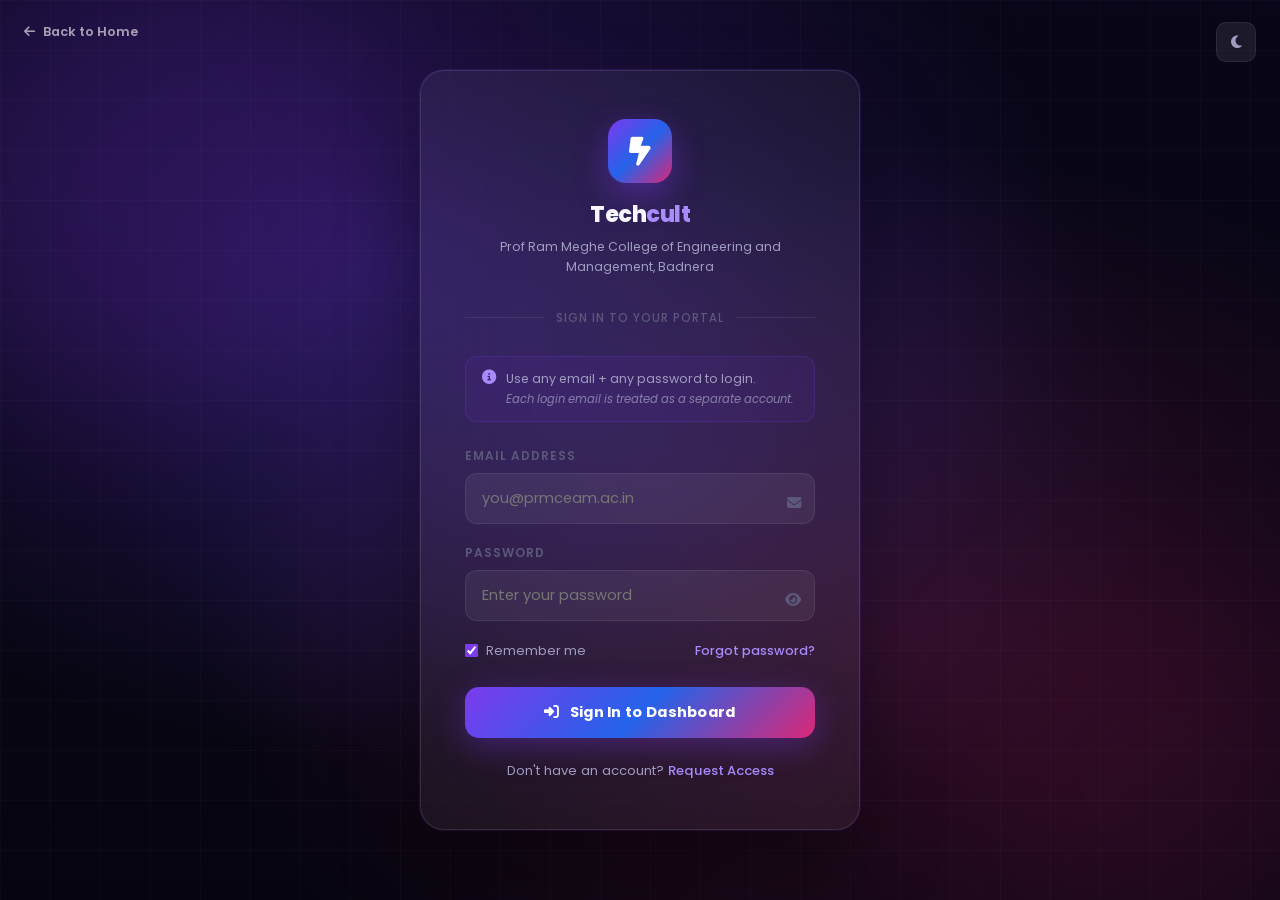
<file: dashboard.html>
<!DOCTYPE html>
<html lang="en">
<head>
  <meta charset="UTF-8"/>
  <meta name="viewport" content="width=device-width, initial-scale=1.0"/>
  <title>Dashboard — Techcult | Prof Ram Meghe College</title>
  <link href="https://fonts.googleapis.com/css2?family=Poppins:wght@300;400;500;600;700;800;900&display=swap" rel="stylesheet"/>
  <link rel="stylesheet" href="https://cdnjs.cloudflare.com/ajax/libs/font-awesome/6.5.0/css/all.min.css"/>
  <link rel="stylesheet" href="style.css"/>
</head>
<body>

  <div class="dashboard-layout">

    <!-- SIDEBAR -->
    <aside class="sidebar" id="sidebar">
      <div class="sidebar-brand">
        <div class="sidebar-brand-inner">
          <div class="sidebar-logo-ico"><i class="fa-solid fa-bolt-lightning"></i></div>
          <div>
            <div class="sidebar-logo-txt">Tech<span>cult</span></div>
            <div class="sidebar-logo-sub">Event Portal</div>
          </div>
        </div>
      </div>
      <nav class="sidebar-nav">
        <div class="nav-group-label">Main</div>
        <div class="sidebar-item active" onclick="showDashSection('overview')">
          <i class="fa-solid fa-gauge-high"></i> Dashboard
        </div>
        <div class="sidebar-item" onclick="showDashSection('events')">
          <i class="fa-solid fa-calendar-days"></i> Events
        </div>
        <div class="sidebar-item" onclick="showDashSection('registered')">
          <i class="fa-solid fa-list-check"></i> My Registrations
        </div>
        <div class="nav-group-label">Admin</div>
        <div class="sidebar-item" onclick="openAdminAuthModal()">
          <i class="fa-solid fa-circle-plus"></i> Create Event
        </div>
        <div class="nav-group-label">Preferences</div>
        <div class="sidebar-item" onclick="toggleDark()">
          <i class="fa-solid fa-moon" id="dm-icon-dash"></i>
          <span id="dm-label-dash">Dark Mode</span>
        </div>
        <div class="sidebar-item logout" onclick="doLogout()">
          <i class="fa-solid fa-right-from-bracket"></i> Logout
        </div>
      </nav>
      <div class="sidebar-footer">
        <div class="user-card">
          <div class="user-avatar" id="sidebar-avatar">JS</div>
          <div class="user-info">
            <div class="name" id="sidebar-name">John Student</div>
            <div class="role">Student .</div>
          </div>
        </div>
      </div>
    </aside>

    <!-- MAIN -->
    <main class="dash-main">
      <header class="dash-header">
        <button class="sidebar-toggle" onclick="toggleSidebar()"><i class="fa-solid fa-bars"></i></button>
        <div class="dash-search">
          <i class="fa-solid fa-search"></i>
          <input type="text" id="dash-search" placeholder="Search events…" oninput="dashSearch()"/>
        </div>
        <div class="dash-header-right">
          <div class="dm-btn" onclick="toggleDark()"><i class="fa-solid fa-moon" id="dm-icon-dash2"></i></div>
          <div class="notif-btn"><i class="fa-solid fa-bell"></i><div class="notif-dot"></div></div>
          <div class="header-user" id="header-avatar">JS</div>
        </div>
      </header>

      <div class="dash-content">

        <!-- OVERVIEW -->
        <div id="dash-overview">
          <div class="welcome-banner">
            <div>
              <div class="welcome-title" id="welcome-msg">Welcome back! 👋</div>
              <div class="welcome-sub">Prof Ram Meghe College of Engineering and Management, Badnera</div>
            </div>
            <button class="btn-grad" onclick="showDashSection('events')">
              <i class="fa-solid fa-calendar-plus"></i><span>Browse Events</span>
            </button>
          </div>
          <div class="stats-row">
            <div class="stat-card">
              <div class="stat-icon si-p"><i class="fa-solid fa-calendar-days"></i></div>
              <div><div class="stat-val" id="total-events-stat">10</div><div class="stat-lbl">Total Events</div></div>
            </div>
            <div class="stat-card">
              <div class="stat-icon si-b"><i class="fa-solid fa-check-circle"></i></div>
              <div><div class="stat-val" id="reg-count-stat">0</div><div class="stat-lbl">My Registrations</div></div>
            </div>
            <div class="stat-card">
              <div class="stat-icon si-k"><i class="fa-solid fa-clock"></i></div>
              <div><div class="stat-val">3</div><div class="stat-lbl">Upcoming Soon</div></div>
            </div>
            <div class="stat-card">
              <div class="stat-icon si-o"><i class="fa-solid fa-trophy"></i></div>
              <div><div class="stat-val">10+</div><div class="stat-lbl">Total Prize Pool</div></div>
            </div>
          </div>
          <div class="dash-section-head">
            <div class="dash-section-title">Featured Events</div>
          </div>
          <div class="events-grid" id="dash-overview-grid"></div>
        </div>

        <!-- ALL EVENTS -->
        <div id="dash-events" style="display:none">
          <div class="dash-section-head">
            <div class="dash-section-title">All Events</div>
            <div class="filter-pills">
              <button class="pill active" onclick="dashFilterCat('all',this)">All</button>
              <button class="pill" onclick="dashFilterCat('competition',this)">Competition</button>
              <button class="pill" onclick="dashFilterCat('workshop',this)">Workshop</button>
              <button class="pill" onclick="dashFilterCat('seminar',this)">Seminar</button>
              <button class="pill" onclick="dashFilterCat('gaming',this)">Gaming</button>
            </div>
          </div>
          <div class="events-grid" id="dash-events-grid"></div>
          <div id="dash-no-results" style="display:none;text-align:center;padding:50px 20px">
            <i class="fa-solid fa-search" style="font-size:2rem;color:var(--txt3);opacity:0.3;display:block;margin-bottom:0.8rem"></i>
            <p style="font-size:0.88rem;font-weight:500;color:var(--txt2)">No events match your search.</p>
          </div>
        </div>

        <!-- MY REGISTRATIONS -->
        <div id="dash-registered" style="display:none">
          <div class="dash-section-head">
            <div class="dash-section-title">My Registrations</div>
          </div>
          <div class="events-grid" id="dash-reg-grid"></div>
          <div id="dash-no-reg" style="text-align:center;padding:70px 20px">
            <i class="fa-solid fa-calendar-xmark" style="font-size:2.5rem;color:var(--txt3);opacity:0.25;display:block;margin-bottom:1rem"></i>
            <p style="font-size:0.92rem;font-weight:600;color:var(--txt2);margin-bottom:0.4rem">No registrations yet</p>
            <p style="font-size:0.82rem;color:var(--txt3);font-weight:400">Browse events and click Register Now to get started.</p>
            <button class="btn-grad" style="margin-top:1.5rem" onclick="showDashSection('events')">
              <i class="fa-solid fa-compass"></i><span>Explore Events</span>
            </button>
          </div>
        </div>

      </div>
    </main>
  </div>

  <div id="toast"><i class="fa-solid fa-circle-check"></i><span id="toast-msg">Done!</span></div>

  <!-- ════ REGISTRATION MODAL ════ -->
  <div id="reg-modal" onclick="backdropClick(event)">
    <div class="modal-wrapper">
      <div class="modal-box">
        <div class="modal-header-bar"></div>
        <div class="modal-body">
          <div class="modal-close" onclick="closeRegModal()"><i class="fa-solid fa-xmark"></i></div>
          <div class="modal-event-preview">
            <div class="modal-event-emoji" id="modal-event-emoji">🎉</div>
            <div class="modal-event-info">
              <h3 id="modal-event-name">Event Name</h3>
              <div class="modal-event-meta-item"><i class="fa-solid fa-calendar"></i><span id="modal-event-date">-</span></div>
              <div class="modal-event-meta-item"><i class="fa-solid fa-clock"></i><span id="modal-event-time">-</span></div>
              <div class="modal-event-meta-item"><i class="fa-solid fa-location-dot"></i><span id="modal-event-venue">-</span></div>
              <div class="modal-event-meta-item"><i class="fa-solid fa-trophy"></i><span id="modal-event-prize">-</span></div>
              <div class="modal-event-meta-item"><i class="fa-solid fa-indian-rupee-sign"></i><span id="modal-event-price">-</span></div>
            </div>
          </div>
          <div id="modal-step-1">
            <div class="modal-step-title">Register for this Event</div>
            <p class="modal-step-desc">Click <strong>Open Registration Form</strong> to fill your details on Google Form. After submitting, come back and confirm below.</p>
            <div class="modal-actions">
              <button class="btn-modal-cancel" onclick="closeRegModal()"><i class="fa-solid fa-xmark"></i> Cancel</button>
              <button class="btn-grad" onclick="openGoogleForm()"><i class="fa-brands fa-google"></i><span>Open Registration Form</span></button>
            </div>
          </div>
          <div id="modal-step-2" style="display:none">
            <div class="success-icon">📋</div>
            <div class="modal-step-title">Did you submit the form?</div>
            <p class="modal-step-desc">The Google Form opened in a new tab. <strong>Fill and submit it completely</strong>, then click confirm below.</p>
            <div class="modal-confirm-box">
              <i class="fa-solid fa-circle-info"></i>
              <p>Click <strong>"Yes, I Submitted"</strong> only after submitting the Google Form. Otherwise your registration won't be counted.</p>
            </div>
            <div class="modal-actions">
              <button class="btn-modal-cancel" onclick="openGoogleForm()"><i class="fa-solid fa-arrow-left"></i> Go Back to Form</button>
              <button class="btn-grad" onclick="confirmRegistration()"><i class="fa-solid fa-circle-check"></i><span>Yes, I Submitted</span></button>
            </div>
          </div>
        </div>
      </div>
    </div>
  </div>

  <!-- ════ LOGIN REQUIRED MODAL ════ -->
  <div id="login-required-modal" onclick="if(event.target.id==='login-required-modal')closeLoginPopup()">
    <div class="login-req-box">
      <div class="login-req-bar"></div>
      <div class="login-req-body">
        <div class="login-req-icon">🔐</div>
        <div class="login-req-title">Login Required</div>
        <p class="login-req-desc">You need to <strong>login first</strong> before registering for an event. Please sign in to your Techcult account to continue.</p>
        <div class="login-req-actions">
          <button class="btn-modal-cancel" onclick="closeLoginPopup()"><i class="fa-solid fa-xmark"></i> Cancel</button>
          <button class="btn-grad" onclick="goToLogin()"><i class="fa-solid fa-right-to-bracket"></i><span>Login Now</span></button>
        </div>
      </div>
    </div>
  </div>

  <!-- ════ ADMIN AUTH MODAL ════ -->
  <div id="admin-auth-modal" onclick="if(event.target.id==='admin-auth-modal')closeAdminAuthModal()">
    <div class="admin-auth-box">
      <div class="modal-header-bar"></div>
      <div class="admin-auth-body">
        <div class="modal-close" onclick="closeAdminAuthModal()"><i class="fa-solid fa-xmark"></i></div>
        <div class="admin-auth-icon">🔑</div>
        <div class="admin-auth-title" id="admin-auth-title">Admin Access</div>
        <p class="admin-auth-desc" id="admin-auth-desc">Enter admin credentials to create a new event.</p>
        <div class="form-field" style="margin-bottom:1rem">
          <label>Username</label>
          <input type="text" id="admin-username" placeholder="Enter admin username" autocomplete="off"/>
          <i class="fa-solid fa-user field-icon"></i>
        </div>
        <div class="form-field" style="margin-bottom:1rem">
          <label>Password</label>
          <input type="password" id="admin-password" placeholder="Enter admin password" autocomplete="off"/>
          <i class="fa-solid fa-eye field-icon" id="admin-pwd-toggle" onclick="toggleAdminPwd()"></i>
        </div>
        <div class="login-error" id="admin-auth-error" style="display:none">
          <i class="fa-solid fa-circle-exclamation"></i>
          <span id="admin-auth-error-text">Invalid credentials.</span>
        </div>
        <div class="modal-actions" style="margin-top:1.4rem">
          <button class="btn-modal-cancel" onclick="closeAdminAuthModal()"><i class="fa-solid fa-xmark"></i> Cancel</button>
          <button class="btn-grad" id="admin-auth-verify-btn" onclick="verifyAdmin()"><i class="fa-solid fa-unlock"></i><span>Verify &amp; Continue</span></button>
        </div>
      </div>
    </div>
  </div>

  <!-- ════ CREATE EVENT MODAL ════ -->
  <div id="create-event-modal" onclick="if(event.target.id==='create-event-modal')closeCreateEventModal()">
    <div class="create-event-box">
      <div class="modal-header-bar"></div>
      <div class="create-event-body">
        <div class="modal-close" onclick="closeCreateEventModal()"><i class="fa-solid fa-xmark"></i></div>
        <div class="create-event-title"><i class="fa-solid fa-calendar-plus"></i> Create New Event</div>

        <div class="create-event-grid">
          <div class="form-field">
            <label>Event Name *</label>
            <input type="text" id="ce-name" placeholder="e.g. Robotics Workshop"/>
            <i class="fa-solid fa-tag field-icon"></i>
          </div>
          <div class="form-field">
            <label>Category *</label>
            <select id="ce-cat">
              <option value="competition">Competition</option>
              <option value="workshop">Workshop</option>
              <option value="seminar">Seminar</option>
              <option value="gaming">Gaming</option>
            </select>
          </div>
          <div class="form-field">
            <label>Emoji Icon</label>
            <input type="text" id="ce-emoji" placeholder="🎯" maxlength="4"/>
            <i class="fa-solid fa-face-smile field-icon"></i>
          </div>
          <div class="form-field">
            <label>Date *</label>
            <input type="date" id="ce-date"/>
            <i class="fa-solid fa-calendar field-icon"></i>
          </div>
          <div class="form-field">
            <label>Time *</label>
            <input type="text" id="ce-time" placeholder="e.g. 10:00 AM – 1:00 PM"/>
            <i class="fa-solid fa-clock field-icon"></i>
          </div>
          <div class="form-field">
            <label>Venue *</label>
            <input type="text" id="ce-venue" placeholder="e.g. CSE Lab 101"/>
            <i class="fa-solid fa-location-dot field-icon"></i>
          </div>
          <div class="form-field">
            <label>Prize</label>
            <input type="text" id="ce-prize" placeholder="e.g. Certificate + ₹1000"/>
            <i class="fa-solid fa-trophy field-icon"></i>
          </div>
          <div class="form-field">
            <label>Seats *</label>
            <input type="number" id="ce-seats" placeholder="e.g. 50" min="1"/>
            <i class="fa-solid fa-users field-icon"></i>
          </div>
          <div class="form-field">
  <label>Price *</label>
  <input type="text" id="ce-price" placeholder="e.g. ₹100 or Free"/>
  <i class="fa-solid fa-indian-rupee-sign field-icon"></i>
</div>
          <div class="form-field ce-full">
            <label>Description *</label>
            <textarea id="ce-desc" placeholder="Describe the event in a few sentences…" rows="3"></textarea>
          </div>
          <div class="form-field ce-full">
            <label>Google Form Link</label>
            <input type="url" id="ce-form" placeholder="https://docs.google.com/forms/…"/>
            <i class="fa-brands fa-google field-icon"></i>
          </div>
        </div>

        <div class="login-error" id="ce-error" style="display:none">
          <i class="fa-solid fa-circle-exclamation"></i>
          <span id="ce-error-text">Please fill all required fields.</span>
        </div>

        <div class="modal-actions" style="margin-top:1.6rem">
          <button class="btn-modal-cancel" onclick="closeCreateEventModal()"><i class="fa-solid fa-xmark"></i> Cancel</button>
          <button class="btn-grad" onclick="saveNewEvent()"><i class="fa-solid fa-circle-plus"></i><span>Create Event</span></button>
        </div>
      </div>
    </div>
  </div>

  <script src="script.js"></script>
</body>
</html>
</file>
<file: style.css>
/* ============================================================
   TECHCULT — GLOBAL STYLESHEET
   College: Prof Ram Meghe College of Engineering and Management, Badnera
   Font: Poppins | Icons: Font Awesome 6
   Theme: Purple / Blue / Pink gradient world
============================================================ */

/* ── Google Font & FA loaded via <link> in HTML ── */

/* ── CSS VARIABLES ── */
:root {
  --p1: #7c3aed;
  --p2: #2563eb;
  --p3: #db2777;
  --p4: #ea580c;
  --grad: linear-gradient(135deg, #7c3aed, #2563eb, #db2777);
  --grad2: linear-gradient(135deg, #2563eb, #7c3aed);
  --grad3: linear-gradient(135deg, #db2777, #7c3aed, #2563eb);

  --bg: #06050f;
  --bg2: #0d0b1e;
  --bg3: #120f2a;
  --card: rgba(255,255,255,0.04);
  --card-b: rgba(255,255,255,0.08);
  --glass: rgba(255,255,255,0.06);
  --glass-b: rgba(255,255,255,0.12);
  --txt: #f8f7ff;
  --txt2: #a09dc0;
  --txt3: #5c587a;
  --border: rgba(255,255,255,0.08);
  --border2: rgba(124,58,237,0.3);
  --shadow: 0 25px 60px rgba(124,58,237,0.15);
  --r: 20px;
  --r2: 14px;
  --ease: all 0.35s cubic-bezier(0.4, 0, 0.2, 1);
  --sidebar-w: 260px;
}

/* Light mode */
body.light {
  --bg: #f0eeff;
  --bg2: #e8e4ff;
  --bg3: #ddd7ff;
  --card: rgba(255,255,255,0.7);
  --card-b: rgba(255,255,255,0.9);
  --glass: rgba(255,255,255,0.5);
  --glass-b: rgba(255,255,255,0.8);
  --txt: #1a1535;
  --txt2: #4a4470;
  --txt3: #8a87a8;
  --border: rgba(124,58,237,0.12);
  --border2: rgba(124,58,237,0.25);
}

/* ── RESET ── */
*, *::before, *::after { box-sizing: border-box; margin: 0; padding: 0; }
html { scroll-behavior: smooth; }
body {
  font-family: 'Poppins', sans-serif;
  background: var(--bg);
  color: var(--txt);
  line-height: 1.6;
  overflow-x: hidden;
  transition: background 0.4s, color 0.4s;
  min-height: 100vh;
}
a { text-decoration: none; color: inherit; }
ul { list-style: none; }
button { cursor: pointer; border: none; background: none; font-family: 'Poppins', sans-serif; }
img { max-width: 100%; display: block; }

/* ============================================================
   SHARED UTILITIES
============================================================ */
.grad-txt {
  background: var(--grad);
  -webkit-background-clip: text;
  -webkit-text-fill-color: transparent;
  background-clip: text;
}

.btn-grad {
  display: inline-flex;
  align-items: center;
  gap: 8px;
  padding: 13px 28px;
  background: var(--grad);
  color: #fff;
  font-family: 'Poppins', sans-serif;
  font-size: 0.88rem;
  font-weight: 600;
  border-radius: 50px;
  transition: var(--ease);
  position: relative;
  overflow: hidden;
  border: none;
  cursor: pointer;
  box-shadow: 0 8px 32px rgba(124,58,237,0.35);
}
.btn-grad::before {
  content: '';
  position: absolute;
  inset: 0;
  background: linear-gradient(135deg, #2563eb, #db2777, #7c3aed);
  opacity: 0;
  transition: opacity 0.35s;
}
.btn-grad:hover { transform: translateY(-3px); box-shadow: 0 16px 40px rgba(124,58,237,0.5); }
.btn-grad:hover::before { opacity: 1; }
.btn-grad > * { position: relative; z-index: 1; }

.btn-out {
  display: inline-flex;
  align-items: center;
  gap: 8px;
  padding: 12px 28px;
  background: transparent;
  color: #fff;
  font-family: 'Poppins', sans-serif;
  font-size: 0.88rem;
  font-weight: 600;
  border-radius: 50px;
  border: 2px solid rgba(255,255,255,0.35);
  transition: var(--ease);
  cursor: pointer;
  backdrop-filter: blur(10px);
}
.btn-out:hover {
  border-color: rgba(255,255,255,0.7);
  background: rgba(255,255,255,0.1);
  transform: translateY(-3px);
}

.s-eyebrow {
  display: inline-flex;
  align-items: center;
  gap: 8px;
  background: rgba(124,58,237,0.12);
  border: 1px solid rgba(124,58,237,0.25);
  color: #a78bfa;
  font-size: 0.72rem;
  font-weight: 600;
  letter-spacing: 2px;
  text-transform: uppercase;
  padding: 6px 16px;
  border-radius: 50px;
  margin-bottom: 1rem;
}
.s-title {
  font-size: clamp(2rem, 4vw, 3rem);
  font-weight: 800;
  line-height: 1.15;
  margin-bottom: 1rem;
}
.s-desc {
  font-size: 1rem;
  color: var(--txt2);
  max-width: 560px;
  margin-bottom: 2.5rem;
  font-weight: 400;
}

.orb {
  position: absolute;
  border-radius: 50%;
  filter: blur(80px);
  pointer-events: none;
  z-index: 0;
}
.orb-p { background: rgba(124,58,237,0.25); }
.orb-b { background: rgba(37,99,235,0.2); }
.orb-k { background: rgba(219,39,119,0.18); }

/* Scroll reveal */
.reveal { opacity: 0; transform: translateY(40px); transition: opacity 0.75s ease, transform 0.75s ease; }
.reveal.in { opacity: 1; transform: none; }
.reveal.d1 { transition-delay: 0.1s; }
.reveal.d2 { transition-delay: 0.2s; }
.reveal.d3 { transition-delay: 0.3s; }
.reveal.d4 { transition-delay: 0.4s; }

/* ============================================================
   NAVBAR (used on index.html)
============================================================ */
.navbar {
  position: fixed;
  top: 0; left: 0; right: 0;
  z-index: 1000;
  padding: 0 5%;
  height: 72px;
  display: flex;
  align-items: center;
  justify-content: space-between;
  background: transparent;
  transition: var(--ease);
}
.navbar.scrolled {
  background: rgba(6,5,15,0.88);
  backdrop-filter: blur(24px);
  -webkit-backdrop-filter: blur(24px);
  border-bottom: 1px solid var(--border);
  box-shadow: 0 4px 32px rgba(0,0,0,0.3);
}
body.light .navbar.scrolled { background: rgba(240,238,255,0.9); }

.nav-logo {
  display: flex;
  align-items: center;
  gap: 10px;
  cursor: pointer;
  text-decoration: none;
}
.nav-logo-icon {
  width: 38px; height: 38px;
  background: var(--grad);
  border-radius: 10px;
  display: flex;
  align-items: center;
  justify-content: center;
  font-size: 1rem;
  color: #fff;
  box-shadow: 0 4px 16px rgba(124,58,237,0.4);
}
.nav-logo-text {
  font-size: 1.35rem;
  font-weight: 800;
  letter-spacing: -0.5px;
  color: var(--txt);
}
.nav-logo-text span { color: #a78bfa; }

.nav-links {
  display: flex;
  align-items: center;
  gap: 0.2rem;
}
.nav-links a {
  font-size: 0.85rem;
  font-weight: 500;
  color: rgba(255,255,255,0.75);
  padding: 8px 14px;
  border-radius: 8px;
  transition: var(--ease);
  cursor: pointer;
  text-decoration: none;
}
.nav-links a:hover, .nav-links a.active {
  color: #fff;
  background: rgba(255,255,255,0.08);
}
body.light .nav-links a { color: var(--txt2); }
body.light .nav-links a:hover, body.light .nav-links a.active { color: var(--p1); background: rgba(124,58,237,0.08); }
.nav-links .nav-login { color: #a78bfa !important; font-weight: 600; }

.nav-actions { display: flex; align-items: center; gap: 10px; }

.dm-btn {
  width: 40px; height: 40px;
  border-radius: 10px;
  background: rgba(255,255,255,0.08);
  border: 1px solid var(--border);
  display: flex; align-items: center; justify-content: center;
  color: var(--txt2);
  cursor: pointer;
  transition: var(--ease);
  font-size: 0.9rem;
}
.dm-btn:hover { background: rgba(255,255,255,0.14); color: var(--txt); }

.hamburger { display: none; flex-direction: column; gap: 5px; cursor: pointer; padding: 6px; }
.hamburger span { display: block; width: 22px; height: 2px; background: var(--txt); border-radius: 2px; transition: var(--ease); }

.mobile-menu {
  display: none;
  position: fixed;
  top: 72px; left: 0; right: 0;
  background: rgba(6,5,15,0.97);
  backdrop-filter: blur(20px);
  border-bottom: 1px solid var(--border);
  padding: 20px 5%;
  z-index: 999;
}
body.light .mobile-menu { background: rgba(240,238,255,0.97); }
.mobile-menu.open { display: block; }
.mobile-menu a {
  display: block;
  padding: 12px 0;
  font-size: 0.9rem;
  font-weight: 500;
  color: var(--txt2);
  border-bottom: 1px solid var(--border);
  text-decoration: none;
  transition: color 0.25s;
}
.mobile-menu a:last-child { border-bottom: none; }
.mobile-menu a:hover { color: #a78bfa; }

/* ============================================================
   HERO
============================================================ */
.hero {
  position: relative;
  min-height: 100vh;
  display: flex;
  align-items: center;
  justify-content: center;
  overflow: hidden;
  padding: 100px 5% 60px;
}
.hero-bg {
  position: absolute; inset: 0;
  background:
    radial-gradient(ellipse at 20% 50%, rgba(124,58,237,0.35) 0%, transparent 55%),
    radial-gradient(ellipse at 80% 20%, rgba(37,99,235,0.3) 0%, transparent 55%),
    radial-gradient(ellipse at 60% 80%, rgba(219,39,119,0.25) 0%, transparent 50%),
    linear-gradient(180deg, #0a0818 0%, #06050f 100%);
  animation: bgshift 8s ease-in-out infinite alternate;
}
@keyframes bgshift { from { filter: hue-rotate(0deg); } to { filter: hue-rotate(15deg); } }
.hero-grid {
  position: absolute; inset: 0;
  background-image:
    linear-gradient(rgba(255,255,255,0.025) 1px, transparent 1px),
    linear-gradient(90deg, rgba(255,255,255,0.025) 1px, transparent 1px);
  background-size: 60px 60px;
  mask-image: radial-gradient(ellipse at center, black 30%, transparent 75%);
}
.hero-content { position: relative; z-index: 2; text-align: center; max-width: 860px; }

.hero-badge {
  display: inline-flex;
  align-items: center;
  gap: 8px;
  background: rgba(124,58,237,0.15);
  border: 1px solid rgba(124,58,237,0.3);
  color: #c4b5fd;
  font-size: 0.72rem; font-weight: 600;
  letter-spacing: 2px; text-transform: uppercase;
  padding: 8px 20px; border-radius: 50px;
  margin-bottom: 2rem;
  animation: fadeup 0.8s 0.2s both;
}
.hero-title {
  font-size: clamp(2.8rem, 7vw, 6rem);
  font-weight: 900;
  line-height: 1.05;
  letter-spacing: -2px;
  margin-bottom: 1.2rem;
  animation: fadeup 0.9s 0.35s both;
}
.hero-college {
  font-size: clamp(0.85rem, 1.5vw, 1.05rem);
  color: rgba(255,255,255,0.65);
  font-weight: 400;
  margin-bottom: 2.5rem;
  max-width: 640px;
  margin-left: auto; margin-right: auto;
  line-height: 1.7;
  animation: fadeup 0.9s 0.5s both;
}
.hero-buttons { display: flex; gap: 1rem; justify-content: center; flex-wrap: wrap; animation: fadeup 0.9s 0.65s both; }
.hero-stats { display: flex; gap: 2rem; justify-content: center; margin-top: 4rem; flex-wrap: wrap; animation: fadeup 0.9s 0.8s both; }
.stat-item { text-align: center; }
.stat-num {
  font-size: 1.8rem; font-weight: 800;
  background: var(--grad);
  -webkit-background-clip: text; -webkit-text-fill-color: transparent; background-clip: text;
  line-height: 1;
}
.stat-label { font-size: 0.72rem; font-weight: 500; color: var(--txt2); letter-spacing: 1px; text-transform: uppercase; margin-top: 4px; }
.stat-divider { width: 1px; background: rgba(255,255,255,0.1); align-self: stretch; }
.scroll-ind {
  position: absolute; bottom: 32px; left: 50%; transform: translateX(-50%);
  z-index: 2; display: flex; flex-direction: column; align-items: center; gap: 8px;
  animation: fadeup 1s 1.2s both;
}
.scroll-ind span { font-size: 0.62rem; letter-spacing: 3px; text-transform: uppercase; color: var(--txt3); font-weight: 500; }
.scroll-line { width: 1px; height: 48px; background: linear-gradient(to bottom, rgba(167,139,250,0.6), transparent); animation: scrollpulse 2s infinite; }
@keyframes scrollpulse { 0%,100% { opacity: 0.4; transform: scaleY(0.6); } 50% { opacity: 1; transform: scaleY(1); } }

/* ============================================================
   EVENTS SECTION
============================================================ */
.events-section {
  padding: 100px 5%;
  position: relative;
}
.events-section::before {
  content: '';
  position: absolute; top: 0; left: 0; right: 0; height: 1px;
  background: linear-gradient(90deg, transparent, rgba(124,58,237,0.4), transparent);
}
.section-header { text-align: center; margin-bottom: 4rem; }
.section-header .s-desc { margin-left: auto; margin-right: auto; margin-bottom: 0; }

.filter-bar {
  display: flex; gap: 1rem;
  justify-content: center; align-items: center;
  margin-bottom: 3rem; flex-wrap: wrap;
}
.search-box {
  display: flex; align-items: center; gap: 10px;
  background: var(--glass);
  border: 1px solid var(--border2);
  border-radius: 50px;
  padding: 11px 20px;
  min-width: 280px;
  transition: var(--ease);
}
.search-box:focus-within {
  border-color: rgba(124,58,237,0.6);
  background: rgba(124,58,237,0.08);
  box-shadow: 0 0 0 4px rgba(124,58,237,0.1);
}
.search-box i { color: var(--txt3); font-size: 0.85rem; }
.search-box input {
  background: none; border: none; outline: none;
  color: var(--txt); font-family: 'Poppins', sans-serif;
  font-size: 0.88rem; font-weight: 400; width: 100%;
}
.search-box input::placeholder { color: var(--txt3); }

.filter-pills { display: flex; gap: 8px; flex-wrap: wrap; justify-content: center; }
.pill {
  padding: 8px 18px; border-radius: 50px;
  border: 1px solid var(--border);
  color: var(--txt2); font-family: 'Poppins', sans-serif;
  font-size: 0.78rem; font-weight: 500;
  cursor: pointer; transition: var(--ease);
  background: var(--glass);
}
.pill:hover, .pill.active {
  background: rgba(124,58,237,0.15);
  border-color: rgba(124,58,237,0.4);
  color: #c4b5fd;
}

.events-grid {
  display: grid;
  grid-template-columns: repeat(auto-fill, minmax(320px, 1fr));
  gap: 1.8rem;
}

/* ── EVENT CARD ── */
.event-card {
  background: var(--card);
  border: 1px solid var(--border);
  border-radius: var(--r);
  overflow: hidden;
  transition: var(--ease);
  position: relative;
  display: flex;
  flex-direction: column;
}
.event-card::before {
  content: '';
  position: absolute; inset: 0;
  border-radius: var(--r); padding: 1px;
  background: var(--grad);
  -webkit-mask: linear-gradient(#fff 0 0) content-box, linear-gradient(#fff 0 0);
  -webkit-mask-composite: xor;
  mask-composite: exclude;
  opacity: 0; transition: opacity 0.35s;
  pointer-events: none; z-index: 1;
}
.event-card:hover { transform: translateY(-8px); box-shadow: var(--shadow), 0 0 0 1px rgba(124,58,237,0.15); background: var(--card-b); }
.event-card:hover::before { opacity: 1; }

.card-img { width: 100%; height: 200px; position: relative; overflow: hidden; flex-shrink: 0; }
.card-img-inner {
  width: 100%; height: 100%;
  display: flex; align-items: center; justify-content: center;
  font-size: 4rem;
  transition: transform 0.4s ease;
}
.event-card:hover .card-img-inner { transform: scale(1.06); }
.card-img-overlay {
  position: absolute; inset: 0;
  background: linear-gradient(to bottom, transparent 40%, rgba(6,5,15,0.85) 100%);
  z-index: 1;
}
body.light .card-img-overlay { background: linear-gradient(to bottom, transparent 40%, rgba(240,238,255,0.85) 100%); }
.card-cat-badge {
  position: absolute; top: 14px; left: 14px; z-index: 2;
  font-size: 0.65rem; font-weight: 600;
  letter-spacing: 1.5px; text-transform: uppercase;
  color: #fff; background: var(--grad);
  padding: 4px 12px; border-radius: 50px;
  box-shadow: 0 4px 12px rgba(124,58,237,0.4);
}

.card-body {
  padding: 24px;
  display: flex; flex-direction: column; gap: 14px;
  flex: 1;
}
.card-title { font-size: 1.1rem; font-weight: 700; line-height: 1.3; color: var(--txt); }
.card-desc { font-size: 0.84rem; color: var(--txt2); line-height: 1.7; font-weight: 400; }
.card-meta { display: flex; flex-direction: column; gap: 8px; }
.card-meta-item {
  display: flex; align-items: center; gap: 9px;
  font-size: 0.8rem; color: var(--txt2); font-weight: 400;
}
.card-meta-item i {
  width: 28px; height: 28px;
  background: rgba(124,58,237,0.12);
  border-radius: 7px;
  display: flex; align-items: center; justify-content: center;
  color: #a78bfa; font-size: 0.75rem; flex-shrink: 0;
}
.card-countdown { font-size: 0.75rem; font-weight: 600; color: #fb923c; display: flex; align-items: center; gap: 6px; }
.card-countdown i { animation: pulse 1.5s infinite; }

.card-footer { padding: 0 24px 24px; }
.btn-register {
  width: 100%; padding: 13px;
  background: var(--grad);
  color: #fff; font-family: 'Poppins', sans-serif;
  font-size: 0.85rem; font-weight: 600;
  border-radius: 12px; border: none; cursor: pointer;
  transition: var(--ease);
  display: flex; align-items: center; justify-content: center; gap: 8px;
  position: relative; overflow: hidden;
  box-shadow: 0 6px 24px rgba(124,58,237,0.3);
  text-decoration: none;
}
.btn-register::before {
  content: '';
  position: absolute; inset: 0;
  background: linear-gradient(135deg, #db2777, #2563eb);
  opacity: 0; transition: opacity 0.3s;
}
.btn-register:hover { transform: translateY(-2px); box-shadow: 0 12px 32px rgba(124,58,237,0.5); }
.btn-register:hover::before { opacity: 1; }
.btn-register > * { position: relative; z-index: 1; }
.btn-register.done { background: linear-gradient(135deg,#16a34a,#15803d); box-shadow: 0 6px 20px rgba(22,163,74,0.25); }
.btn-register.done::before { display: none; }

/* ============================================================
   ABOUT SECTION
============================================================ */
.about-section { padding: 100px 5%; position: relative; overflow: hidden; }
.about-grid { display: grid; grid-template-columns: 1fr 1fr; gap: 80px; align-items: center; }
.about-visual { position: relative; }
.about-card {
  background: var(--glass);
  border: 1px solid var(--border);
  border-radius: var(--r);
  padding: 40px;
  position: relative; overflow: hidden;
}
.about-card::before {
  content: '';
  position: absolute; top: -50%; right: -50%;
  width: 200%; height: 200%;
  background: conic-gradient(from 0deg, transparent 0deg, rgba(124,58,237,0.08) 60deg, transparent 120deg);
  animation: rotate 8s linear infinite;
}
@keyframes rotate { to { transform: rotate(360deg); } }
.about-icon-grid { display: grid; grid-template-columns: 1fr 1fr; gap: 1rem; position: relative; z-index: 1; }
.about-icon-item {
  background: rgba(124,58,237,0.08);
  border: 1px solid rgba(124,58,237,0.15);
  border-radius: 14px; padding: 20px; text-align: center;
  transition: var(--ease);
}
.about-icon-item:hover { background: rgba(124,58,237,0.15); transform: translateY(-4px); }
.about-icon-item i {
  font-size: 1.8rem;
  background: var(--grad);
  -webkit-background-clip: text; -webkit-text-fill-color: transparent; background-clip: text;
  display: block; margin-bottom: 8px;
}
.about-icon-item span { font-size: 0.78rem; font-weight: 500; color: var(--txt2); }
.about-float-badge {
  position: absolute; bottom: -20px; right: -16px;
  background: linear-gradient(135deg, #7c3aed, #2563eb);
  color: #fff; padding: 16px 20px; border-radius: 16px; text-align: center;
  box-shadow: 0 16px 36px rgba(124,58,237,0.4); z-index: 2;
}
.about-float-badge .num { font-size: 1.6rem; font-weight: 800; line-height: 1; }
.about-float-badge .lbl { font-size: 0.65rem; font-weight: 600; letter-spacing: 1.5px; text-transform: uppercase; opacity: 0.85; margin-top: 2px; }
.feature-list { display: flex; flex-direction: column; gap: 12px; }
.feature-item { display: flex; align-items: flex-start; gap: 12px; }
.feature-icon {
  width: 32px; height: 32px; background: var(--grad);
  border-radius: 8px; display: flex; align-items: center; justify-content: center;
  font-size: 0.8rem; color: #fff; flex-shrink: 0; margin-top: 2px;
}
.feature-text h4 { font-size: 0.9rem; font-weight: 600; color: var(--txt); margin-bottom: 2px; }
.feature-text p { font-size: 0.8rem; color: var(--txt2); font-weight: 400; }

/* ============================================================
   CONTACT SECTION
============================================================ */
.contact-section { padding: 100px 5%; position: relative; }
.contact-grid { display: grid; grid-template-columns: 1fr 1.4fr; gap: 60px; align-items: start; }
.contact-info-item { display: flex; gap: 16px; margin-bottom: 2rem; }
.contact-ico {
  width: 48px; height: 48px;
  background: rgba(124,58,237,0.1);
  border: 1px solid rgba(124,58,237,0.2);
  border-radius: 14px;
  display: flex; align-items: center; justify-content: center;
  color: #a78bfa; font-size: 1rem; flex-shrink: 0;
}
.contact-info-item h4 { font-size: 0.75rem; font-weight: 600; letter-spacing: 1.5px; text-transform: uppercase; color: var(--txt3); margin-bottom: 4px; }
.contact-info-item p { font-size: 0.92rem; color: var(--txt2); font-weight: 400; }
.contact-form {
  background: var(--glass);
  border: 1px solid var(--border);
  border-radius: var(--r);
  padding: 40px;
  backdrop-filter: blur(20px);
}
.form-row { display: grid; grid-template-columns: 1fr 1fr; gap: 1rem; }
.form-group { margin-bottom: 1.2rem; }
.form-group label { display: block; font-size: 0.75rem; font-weight: 600; letter-spacing: 1px; text-transform: uppercase; color: var(--txt3); margin-bottom: 8px; }
.form-group input,
.form-group textarea {
  width: 100%;
  background: rgba(255,255,255,0.04);
  border: 1px solid var(--border);
  border-radius: 12px;
  padding: 13px 16px;
  color: var(--txt);
  font-family: 'Poppins', sans-serif;
  font-size: 0.88rem;
  outline: none;
  transition: var(--ease);
}
.form-group input:focus, .form-group textarea:focus {
  border-color: rgba(124,58,237,0.5);
  background: rgba(124,58,237,0.05);
  box-shadow: 0 0 0 4px rgba(124,58,237,0.1);
}
.form-group textarea { height: 120px; resize: none; }

/* ============================================================
   FOOTER
============================================================ */
footer {
  padding: 60px 5% 30px;
  border-top: 1px solid var(--border);
  background: rgba(0,0,0,0.2);
  position: relative;
}
footer::before {
  content: '';
  position: absolute; top: 0; left: 10%; right: 10%; height: 1px;
  background: var(--grad); opacity: 0.3;
}
.footer-top { display: grid; grid-template-columns: 1.6fr 1fr 1fr; gap: 40px; margin-bottom: 40px; }
.footer-brand p { font-size: 0.85rem; color: var(--txt3); margin-top: 1rem; line-height: 1.8; max-width: 300px; font-weight: 400; }
.footer-col h4 { font-size: 0.75rem; font-weight: 700; letter-spacing: 2px; text-transform: uppercase; color: #a78bfa; margin-bottom: 1rem; }
.footer-col li { margin-bottom: 10px; }
.footer-col li a { font-size: 0.88rem; color: var(--txt3); transition: color 0.25s; font-weight: 400; }
.footer-col li a:hover { color: #c4b5fd; }
.footer-bottom {
  display: flex; justify-content: space-between; align-items: center;
  border-top: 1px solid var(--border);
  padding-top: 24px;
  font-size: 0.8rem; color: var(--txt3);
  flex-wrap: wrap; gap: 12px;
}
.social-links { display: flex; gap: 10px; }
.social-links a {
  width: 36px; height: 36px;
  background: var(--glass);
  border: 1px solid var(--border);
  border-radius: 10px;
  display: flex; align-items: center; justify-content: center;
  color: var(--txt3); font-size: 0.85rem;
  transition: var(--ease);
}
.social-links a:hover { background: rgba(124,58,237,0.15); border-color: rgba(124,58,237,0.4); color: #a78bfa; transform: translateY(-2px); }

/* ============================================================
   LOGIN PAGE
============================================================ */
.login-page {
  min-height: 100vh;
  display: flex; align-items: center; justify-content: center;
  position: relative; overflow: hidden; padding: 20px;
}
.login-bg {
  position: absolute; inset: 0;
  background:
    radial-gradient(ellipse at 30% 30%, rgba(124,58,237,0.3) 0%, transparent 55%),
    radial-gradient(ellipse at 70% 70%, rgba(219,39,119,0.2) 0%, transparent 55%),
    radial-gradient(ellipse at 50% 50%, rgba(37,99,235,0.15) 0%, transparent 60%),
    linear-gradient(180deg, #080618 0%, #06050f 100%);
}
body.light .login-bg {
  background:
    radial-gradient(ellipse at 30% 30%, rgba(124,58,237,0.15) 0%, transparent 55%),
    radial-gradient(ellipse at 70% 70%, rgba(219,39,119,0.1) 0%, transparent 55%),
    linear-gradient(180deg, #ede8ff 0%, #f0eeff 100%);
}
.login-grid-overlay {
  position: absolute; inset: 0;
  background-image:
    linear-gradient(rgba(255,255,255,0.02) 1px, transparent 1px),
    linear-gradient(90deg, rgba(255,255,255,0.02) 1px, transparent 1px);
  background-size: 50px 50px;
}
.login-card {
  position: relative; z-index: 1;
  width: 100%; max-width: 440px;
  background: rgba(255,255,255,0.05);
  border: 1px solid rgba(255,255,255,0.1);
  border-radius: 24px;
  padding: 48px 44px;
  backdrop-filter: blur(40px); -webkit-backdrop-filter: blur(40px);
  box-shadow: 0 40px 80px rgba(0,0,0,0.4), 0 0 0 1px rgba(124,58,237,0.2);
  animation: fadeup 0.7s 0.1s both;
}
body.light .login-card { background: rgba(255,255,255,0.75); border-color: rgba(124,58,237,0.15); box-shadow: 0 40px 80px rgba(124,58,237,0.12); }

.login-logo-wrap { text-align: center; margin-bottom: 2rem; }
.login-logo-ico {
  width: 64px; height: 64px;
  background: var(--grad); border-radius: 18px;
  display: flex; align-items: center; justify-content: center;
  margin: 0 auto 14px; font-size: 1.8rem; color: #fff;
  box-shadow: 0 12px 32px rgba(124,58,237,0.4);
}
.login-logo-wrap h2 { font-size: 1.4rem; font-weight: 800; letter-spacing: -0.5px; }
.login-logo-wrap h2 span { color: #a78bfa; }
.login-logo-wrap p { font-size: 0.78rem; color: var(--txt2); margin-top: 4px; font-weight: 400; }

.login-divider { display: flex; align-items: center; gap: 12px; margin-bottom: 1.8rem; }
.login-divider::before, .login-divider::after { content: ''; flex: 1; height: 1px; background: var(--border); }
.login-divider span { font-size: 0.72rem; font-weight: 500; color: var(--txt3); letter-spacing: 1px; text-transform: uppercase; white-space: nowrap; }

.login-hint {
  background: rgba(124,58,237,0.08); border: 1px solid rgba(124,58,237,0.2);
  border-radius: 12px; padding: 12px 16px; margin-bottom: 1.5rem;
  display: flex; gap: 10px;
}
.login-hint i { color: #a78bfa; font-size: 0.9rem; margin-top: 1px; }
.login-hint p { font-size: 0.78rem; color: var(--txt2); line-height: 1.6; font-weight: 400; }
.login-hint strong { color: var(--txt); font-weight: 600; }

.form-field { position: relative; margin-bottom: 1.2rem; }
.form-field label { display: block; font-size: 0.75rem; font-weight: 600; letter-spacing: 1px; text-transform: uppercase; color: var(--txt3); margin-bottom: 8px; }
.form-field input {
  width: 100%;
  background: rgba(255,255,255,0.06);
  border: 1px solid var(--border);
  border-radius: 12px;
  padding: 14px 44px 14px 16px;
  color: var(--txt); font-family: 'Poppins', sans-serif;
  font-size: 0.92rem; outline: none; transition: var(--ease);
}
.form-field input:focus { border-color: rgba(124,58,237,0.6); background: rgba(124,58,237,0.06); box-shadow: 0 0 0 4px rgba(124,58,237,0.12); }
.form-field .field-icon { position: absolute; right: 14px; bottom: 14px; color: var(--txt3); font-size: 0.9rem; cursor: pointer; transition: color 0.25s; }
.form-field .field-icon:hover { color: #a78bfa; }

.login-options { display: flex; justify-content: space-between; align-items: center; margin-bottom: 1.6rem; }
.remember { display: flex; align-items: center; gap: 8px; font-size: 0.8rem; color: var(--txt2); cursor: pointer; font-weight: 400; }
.remember input { accent-color: var(--p1); }
.forgot { font-size: 0.8rem; color: #a78bfa; cursor: pointer; font-weight: 500; transition: color 0.25s; }
.forgot:hover { color: #c4b5fd; }

.login-error {
  background: rgba(239,68,68,0.08); border: 1px solid rgba(239,68,68,0.25);
  border-radius: 10px; padding: 10px 14px; margin-bottom: 1rem;
  display: none; align-items: center; gap: 9px;
  font-size: 0.8rem; color: #f87171; font-weight: 400;
}

.btn-login {
  width: 100%; padding: 15px;
  background: var(--grad); color: #fff;
  font-family: 'Poppins', sans-serif; font-size: 0.92rem; font-weight: 700;
  border: none; border-radius: 14px; cursor: pointer;
  transition: var(--ease); box-shadow: 0 8px 32px rgba(124,58,237,0.35);
  display: flex; align-items: center; justify-content: center; gap: 10px;
  position: relative; overflow: hidden; letter-spacing: 0.3px;
}
.btn-login::before { content: ''; position: absolute; inset: 0; background: linear-gradient(135deg, #db2777, #2563eb); opacity: 0; transition: opacity 0.3s; }
.btn-login:hover { transform: translateY(-2px); box-shadow: 0 16px 40px rgba(124,58,237,0.5); }
.btn-login:hover::before { opacity: 1; }
.btn-login > * { position: relative; z-index: 1; }

.login-footer { text-align: center; margin-top: 1.4rem; font-size: 0.82rem; color: var(--txt2); font-weight: 400; }
.login-footer a { color: #a78bfa; cursor: pointer; font-weight: 500; }

.back-home {
  position: fixed; top: 22px; left: 24px; z-index: 100;
  display: flex; align-items: center; gap: 8px;
  font-size: 0.8rem; font-weight: 600;
  color: rgba(255,255,255,0.6);
  transition: var(--ease); font-family: 'Poppins', sans-serif;
  text-decoration: none;
}
.back-home:hover { color: #fff; }

/* ============================================================
   DASHBOARD
============================================================ */
.dashboard-layout { display: flex; min-height: 100vh; background: var(--bg); }

/* Sidebar */
.sidebar {
  width: var(--sidebar-w);
  background: rgba(10,8,20,0.97);
  border-right: 1px solid var(--border);
  display: flex; flex-direction: column;
  position: fixed; top: 0; left: 0; bottom: 0;
  z-index: 100; transition: transform 0.4s cubic-bezier(0.4,0,0.2,1);
  overflow-y: auto;
}
body.light .sidebar { background: rgba(255,255,255,0.95); }

.sidebar-brand { padding: 24px 22px; border-bottom: 1px solid var(--border); }
.sidebar-brand-inner { display: flex; align-items: center; gap: 12px; }
.sidebar-logo-ico { width: 38px; height: 38px; background: var(--grad); border-radius: 10px; display: flex; align-items: center; justify-content: center; color: #fff; font-size: 1rem; flex-shrink: 0; }
.sidebar-logo-txt { font-size: 1.1rem; font-weight: 800; letter-spacing: -0.3px; }
.sidebar-logo-txt span { color: #a78bfa; }
.sidebar-logo-sub { font-size: 0.62rem; font-weight: 500; color: var(--txt3); letter-spacing: 0.5px; }

.sidebar-nav { flex: 1; padding: 20px 14px; }
.nav-group-label { font-size: 0.62rem; font-weight: 700; letter-spacing: 2px; text-transform: uppercase; color: var(--txt3); padding: 0 10px; margin-bottom: 8px; margin-top: 16px; }
.nav-group-label:first-child { margin-top: 0; }
.sidebar-item {
  display: flex; align-items: center; gap: 12px;
  padding: 11px 14px; border-radius: 12px;
  color: var(--txt2); font-size: 0.88rem; font-weight: 500;
  cursor: pointer; transition: var(--ease); margin-bottom: 4px;
  border: 1px solid transparent;
}
.sidebar-item i { width: 18px; text-align: center; font-size: 0.95rem; }
.sidebar-item:hover { background: rgba(124,58,237,0.1); border-color: rgba(124,58,237,0.2); color: #c4b5fd; }
.sidebar-item.active { background: linear-gradient(135deg, rgba(124,58,237,0.2), rgba(37,99,235,0.1)); border-color: rgba(124,58,237,0.25); color: #c4b5fd; }
.sidebar-item.logout { color: #f87171; }
.sidebar-item.logout:hover { background: rgba(239,68,68,0.1); border-color: rgba(239,68,68,0.2); }

.sidebar-footer { padding: 16px; border-top: 1px solid var(--border); }
.user-card { display: flex; align-items: center; gap: 12px; padding: 12px; background: rgba(124,58,237,0.07); border: 1px solid rgba(124,58,237,0.12); border-radius: 12px; }
.user-avatar { width: 36px; height: 36px; background: var(--grad); border-radius: 10px; display: flex; align-items: center; justify-content: center; color: #fff; font-size: 0.82rem; font-weight: 700; flex-shrink: 0; }
.user-info .name { font-size: 0.84rem; font-weight: 600; color: var(--txt); white-space: nowrap; overflow: hidden; text-overflow: ellipsis; }
.user-info .role { font-size: 0.68rem; color: var(--txt3); font-weight: 400; }

/* Dash Main */
.dash-main { margin-left: var(--sidebar-w); flex: 1; display: flex; flex-direction: column; min-height: 100vh; }
.dash-header {
  position: sticky; top: 0; z-index: 50;
  background: rgba(6,5,15,0.88); backdrop-filter: blur(20px);
  border-bottom: 1px solid var(--border);
  padding: 0 28px; height: 66px;
  display: flex; align-items: center; justify-content: space-between; gap: 18px;
}
body.light .dash-header { background: rgba(240,238,255,0.9); }

.dash-search {
  display: flex; align-items: center; gap: 10px;
  background: rgba(255,255,255,0.05); border: 1px solid var(--border);
  border-radius: 12px; padding: 10px 16px;
  flex: 1; max-width: 380px; transition: var(--ease);
}
.dash-search:focus-within { border-color: rgba(124,58,237,0.5); box-shadow: 0 0 0 4px rgba(124,58,237,0.1); }
.dash-search i { color: var(--txt3); font-size: 0.85rem; }
.dash-search input { background: none; border: none; outline: none; color: var(--txt); font-family: 'Poppins', sans-serif; font-size: 0.85rem; width: 100%; }
.dash-search input::placeholder { color: var(--txt3); }
.dash-header-right { display: flex; align-items: center; gap: 12px; }
.notif-btn { width: 38px; height: 38px; background: rgba(255,255,255,0.05); border: 1px solid var(--border); border-radius: 10px; display: flex; align-items: center; justify-content: center; color: var(--txt2); cursor: pointer; position: relative; transition: var(--ease); }
.notif-btn:hover { border-color: rgba(124,58,237,0.4); color: #a78bfa; }
.notif-dot { position: absolute; top: 5px; right: 5px; width: 7px; height: 7px; background: var(--p3); border-radius: 50%; border: 1.5px solid var(--bg); }
.header-user { width: 38px; height: 38px; background: var(--grad); border-radius: 10px; display: flex; align-items: center; justify-content: center; color: #fff; font-size: 0.8rem; font-weight: 700; cursor: pointer; box-shadow: 0 4px 14px rgba(124,58,237,0.3); }
.sidebar-toggle { display: none; background: none; border: none; color: var(--txt2); font-size: 1.3rem; cursor: pointer; }

.dash-content { padding: 28px; flex: 1; }

.welcome-banner {
  background: linear-gradient(135deg, rgba(124,58,237,0.15), rgba(37,99,235,0.1), rgba(219,39,119,0.08));
  border: 1px solid rgba(124,58,237,0.2); border-radius: var(--r);
  padding: 28px 32px; margin-bottom: 28px;
  display: flex; justify-content: space-between; align-items: center; gap: 20px;
  overflow: hidden; position: relative;
}
.welcome-banner::before {
  content: ''; position: absolute; right: -20px; top: 50%; transform: translateY(-50%);
  width: 200px; height: 200px;
  background: radial-gradient(circle, rgba(124,58,237,0.15), transparent 70%);
  border-radius: 50%; pointer-events: none;
}
.welcome-title { font-size: 1.3rem; font-weight: 700; margin-bottom: 5px; }
.welcome-sub { font-size: 0.85rem; color: var(--txt2); font-weight: 400; }

.stats-row { display: grid; grid-template-columns: repeat(auto-fit, minmax(170px, 1fr)); gap: 16px; margin-bottom: 28px; }
.stat-card { background: var(--glass); border: 1px solid var(--border); border-radius: var(--r2); padding: 20px; display: flex; align-items: center; gap: 16px; transition: var(--ease); }
.stat-card:hover { border-color: rgba(124,58,237,0.25); transform: translateY(-3px); box-shadow: 0 12px 32px rgba(124,58,237,0.1); }
.stat-icon { width: 44px; height: 44px; border-radius: 12px; display: flex; align-items: center; justify-content: center; font-size: 1rem; flex-shrink: 0; }
.si-p { background: rgba(124,58,237,0.15); color: #a78bfa; }
.si-b { background: rgba(37,99,235,0.15); color: #60a5fa; }
.si-k { background: rgba(219,39,119,0.15); color: #f472b6; }
.si-o { background: rgba(234,88,12,0.15); color: #fb923c; }
.stat-val { font-size: 1.5rem; font-weight: 800; color: var(--txt); line-height: 1; }
.stat-lbl { font-size: 0.72rem; font-weight: 500; color: var(--txt3); letter-spacing: 0.5px; margin-top: 3px; }

.dash-section-head { display: flex; justify-content: space-between; align-items: center; margin-bottom: 20px; flex-wrap: wrap; gap: 14px; }
.dash-section-title { font-size: 1.1rem; font-weight: 700; color: var(--txt); }

/* ============================================================
   TOAST
============================================================ */
#toast {
  position: fixed;
  top: 90px;           /* sits just below the navbar — always visible */
  left: 50%;
  transform: translateX(-50%) translateY(-30px);
  z-index: 99999;
  background: linear-gradient(135deg, #1a1535, #12102a);
  border: 1px solid rgba(124,58,237,0.5);
  border-radius: 50px;
  padding: 14px 28px;
  display: flex;
  align-items: center;
  gap: 12px;
  font-size: 0.88rem;
  font-weight: 600;
  color: #fff;
  box-shadow: 0 8px 40px rgba(124,58,237,0.4), 0 2px 12px rgba(0,0,0,0.5);
  opacity: 0;
  transition: all 0.45s cubic-bezier(0.34, 1.56, 0.64, 1);
  pointer-events: none;
  white-space: nowrap;
  font-family: 'Poppins', sans-serif;
  min-width: 260px;
  justify-content: center;
  max-width: 90vw;
}
body.light #toast {
  background: linear-gradient(135deg, #fff, #f0eeff);
  color: #1a1535;
  border-color: rgba(124,58,237,0.3);
  box-shadow: 0 8px 40px rgba(124,58,237,0.2), 0 2px 12px rgba(0,0,0,0.1);
}
#toast i {
  color: #a78bfa;
  font-size: 1.1rem;
  flex-shrink: 0;
}
body.light #toast i { color: #7c3aed; }
#toast.show {
  transform: translateX(-50%) translateY(0);
  opacity: 1;
}

/* ============================================================
   ANIMATIONS
============================================================ */
@keyframes fadeup { from { opacity: 0; transform: translateY(28px); } to { opacity: 1; transform: translateY(0); } }
@keyframes pulse { 0%, 100% { opacity: 1; } 50% { opacity: 0.4; } }
@keyframes spin { to { transform: rotate(360deg); } }

/* ============================================================
   RESPONSIVE
============================================================ */
@media (max-width: 1024px) {
  .about-grid { grid-template-columns: 1fr; gap: 40px; }
  .about-visual { max-width: 480px; }
  .contact-grid { grid-template-columns: 1fr; }
  .footer-top { grid-template-columns: 1fr 1fr; }
}
@media (max-width: 768px) {
  .nav-links { display: none; }
  .hamburger { display: flex; }
  .sidebar { transform: translateX(-100%); }
  .sidebar.open { transform: translateX(0); box-shadow: 8px 0 40px rgba(0,0,0,0.5); }
  .dash-main { margin-left: 0; }
  .sidebar-toggle { display: block; }
  .welcome-banner { flex-direction: column; align-items: flex-start; }
  .footer-top { grid-template-columns: 1fr; }
  .footer-bottom { flex-direction: column; text-align: center; }
  .form-row { grid-template-columns: 1fr; }
  .contact-form { padding: 24px; }
  .dash-content { padding: 18px; }
}
@media (max-width: 480px) {
  section { padding: 70px 5%; }
  .events-section { padding: 70px 5%; }
  .login-card { padding: 36px 24px; }
  .hero-buttons { flex-direction: column; align-items: center; }
  .btn-grad, .btn-out { width: 100%; justify-content: center; }
  .filter-bar { flex-direction: column; align-items: stretch; }
  .search-box { min-width: unset; }
}

/* ============================================================
   REGISTRATION MODAL
============================================================ */
#reg-modal {
  position: fixed;
  inset: 0;
  z-index: 9000;
  background: rgba(0, 0, 0, 0.72);
  backdrop-filter: blur(8px);
  -webkit-backdrop-filter: blur(8px);
  display: flex;
  align-items: center;
  justify-content: center;
  padding: 20px;
  opacity: 0;
  pointer-events: none;
  transition: opacity 0.3s ease;
}
#reg-modal.open {
  opacity: 1;
  pointer-events: all;
}

.modal-box {
  background: var(--bg2);
  border: 1px solid var(--border2);
  border-radius: 24px;
  width: 100%;
  max-width: 480px;
  box-shadow: 0 40px 80px rgba(0,0,0,0.5), 0 0 0 1px rgba(124,58,237,0.2);
  overflow: hidden;
  transform: scale(0.93) translateY(20px);
  transition: transform 0.35s cubic-bezier(0.34,1.56,0.64,1);
}
#reg-modal.open .modal-box {
  transform: scale(1) translateY(0);
}
body.light .modal-box {
  background: #fff;
  border-color: rgba(124,58,237,0.15);
}

/* Modal gradient header bar */
.modal-header-bar {
  height: 5px;
  background: var(--grad);
}

.modal-body {
  padding: 32px 36px 36px;
}

/* Event preview inside modal */
.modal-event-preview {
  display: flex;
  align-items: center;
  gap: 16px;
  background: rgba(124,58,237,0.07);
  border: 1px solid rgba(124,58,237,0.15);
  border-radius: 14px;
  padding: 16px 20px;
  margin-bottom: 24px;
}
.modal-event-emoji {
  font-size: 2.4rem;
  line-height: 1;
  flex-shrink: 0;
}
.modal-event-info h3 {
  font-size: 1rem;
  font-weight: 700;
  color: var(--txt);
  margin-bottom: 6px;
}
.modal-event-meta-item {
  display: flex;
  align-items: center;
  gap: 7px;
  font-size: 0.78rem;
  color: var(--txt2);
  margin-bottom: 3px;
  font-weight: 400;
}
.modal-event-meta-item i { color: #a78bfa; width: 12px; }

/* Step headings */
.modal-step-title {
  font-size: 1.2rem;
  font-weight: 800;
  color: var(--txt);
  margin-bottom: 6px;
  letter-spacing: -0.3px;
}
.modal-step-desc {
  font-size: 0.85rem;
  color: var(--txt2);
  font-weight: 400;
  line-height: 1.6;
  margin-bottom: 24px;
}
.modal-step-desc strong {
  color: #c4b5fd;
  font-weight: 600;
}

/* Step 2 — confirm box */
.modal-confirm-box {
  background: rgba(124,58,237,0.07);
  border: 1px solid rgba(124,58,237,0.2);
  border-radius: 12px;
  padding: 16px 18px;
  margin-bottom: 20px;
  display: flex;
  gap: 12px;
  align-items: flex-start;
}
.modal-confirm-box i {
  color: #a78bfa;
  font-size: 1rem;
  margin-top: 2px;
  flex-shrink: 0;
}
.modal-confirm-box p {
  font-size: 0.82rem;
  color: var(--txt2);
  line-height: 1.6;
  font-weight: 400;
}
.modal-confirm-box strong { color: var(--txt); font-weight: 600; }

/* Modal action buttons */
.modal-actions {
  display: flex;
  gap: 10px;
}
.modal-actions .btn-grad {
  flex: 1;
  justify-content: center;
  border-radius: 12px;
  padding: 13px;
  font-size: 0.88rem;
}
.btn-modal-cancel {
  flex: 1;
  padding: 13px;
  border-radius: 12px;
  border: 1px solid var(--border);
  background: var(--glass);
  color: var(--txt2);
  font-family: 'Poppins', sans-serif;
  font-size: 0.88rem;
  font-weight: 600;
  cursor: pointer;
  transition: var(--ease);
  display: flex;
  align-items: center;
  justify-content: center;
  gap: 8px;
}
.btn-modal-cancel:hover {
  border-color: rgba(124,58,237,0.3);
  color: var(--txt);
  background: rgba(124,58,237,0.06);
}

/* Close icon */
.modal-close {
  position: absolute;
  top: 16px; right: 20px;
  width: 32px; height: 32px;
  border-radius: 8px;
  background: var(--glass);
  border: 1px solid var(--border);
  display: flex; align-items: center; justify-content: center;
  color: var(--txt3);
  cursor: pointer;
  font-size: 0.8rem;
  transition: var(--ease);
  z-index: 1;
}
.modal-close:hover { color: var(--txt); border-color: rgba(124,58,237,0.3); }

.modal-wrapper { position: relative; }

/* Step 2 success icon pulse */
.success-icon {
  width: 56px; height: 56px;
  background: linear-gradient(135deg, rgba(124,58,237,0.2), rgba(37,99,235,0.15));
  border: 1px solid rgba(124,58,237,0.25);
  border-radius: 16px;
  display: flex; align-items: center; justify-content: center;
  font-size: 1.5rem;
  margin-bottom: 16px;
  animation: popIn 0.4s cubic-bezier(0.34,1.56,0.64,1);
}
@keyframes popIn {
  from { transform: scale(0.5); opacity: 0; }
  to   { transform: scale(1);   opacity: 1; }
}

/* ── Email verify field (Step 3) ── */
.verify-email-field { margin-bottom: 16px; }
.verify-email-field label {
  display: block;
  font-size: 0.75rem; font-weight: 600;
  letter-spacing: 1px; text-transform: uppercase;
  color: var(--txt3); margin-bottom: 8px;
}
.verify-input-wrap {
  display: flex; align-items: center; gap: 10px;
  background: rgba(255,255,255,0.06);
  border: 1px solid var(--border2);
  border-radius: 12px; padding: 13px 16px;
  transition: var(--ease);
}
.verify-input-wrap:focus-within {
  border-color: rgba(124,58,237,0.6);
  background: rgba(124,58,237,0.06);
  box-shadow: 0 0 0 4px rgba(124,58,237,0.12);
}
.verify-input-wrap i { color: #a78bfa; font-size: 0.9rem; flex-shrink: 0; }
.verify-input-wrap input {
  background: none; border: none; outline: none;
  color: var(--txt); font-family: 'Poppins', sans-serif;
  font-size: 0.92rem; width: 100%;
}
.verify-input-wrap input::placeholder { color: var(--txt3); }

/* Verify message box */
.verify-msg {
  border-radius: 12px; padding: 12px 16px;
  font-size: 0.82rem; line-height: 1.6; font-weight: 400;
  display: flex; align-items: flex-start; gap: 10px;
  margin-bottom: 4px;
}
.verify-msg i { flex-shrink: 0; margin-top: 2px; }
.verify-msg.error {
  background: rgba(239,68,68,0.08);
  border: 1px solid rgba(239,68,68,0.25);
  color: #fca5a5;
}
.verify-msg.success {
  background: rgba(34,197,94,0.1);
  border: 1px solid rgba(34,197,94,0.25);
  color: #86efac;
}

/* ============================================================
   LOGIN REQUIRED MODAL
============================================================ */
#login-required-modal {
  position: fixed;
  inset: 0;
  z-index: 9100;
  background: rgba(0,0,0,0.75);
  backdrop-filter: blur(8px);
  display: flex;
  align-items: center;
  justify-content: center;
  padding: 20px;
  opacity: 0;
  pointer-events: none;
  transition: opacity 0.3s ease;
}
#login-required-modal.open {
  opacity: 1;
  pointer-events: all;
}
.login-req-box {
  background: var(--bg2);
  border: 1px solid var(--border2);
  border-radius: 24px;
  width: 100%;
  max-width: 400px;
  overflow: hidden;
  box-shadow: 0 40px 80px rgba(0,0,0,0.5), 0 0 0 1px rgba(124,58,237,0.2);
  transform: scale(0.93) translateY(20px);
  transition: transform 0.35s cubic-bezier(0.34,1.56,0.64,1);
  text-align: center;
}
#login-required-modal.open .login-req-box {
  transform: scale(1) translateY(0);
}
body.light .login-req-box {
  background: #fff;
}
.login-req-bar {
  height: 5px;
  background: var(--grad);
}
.login-req-body {
  padding: 36px 32px 32px;
}
.login-req-icon {
  width: 64px; height: 64px;
  background: linear-gradient(135deg, rgba(124,58,237,0.2), rgba(219,39,119,0.15));
  border: 1px solid rgba(124,58,237,0.25);
  border-radius: 18px;
  display: flex; align-items: center; justify-content: center;
  font-size: 1.8rem;
  margin: 0 auto 20px;
  animation: popIn 0.4s cubic-bezier(0.34,1.56,0.64,1);
}
.login-req-title {
  font-size: 1.25rem;
  font-weight: 800;
  color: var(--txt);
  margin-bottom: 8px;
  letter-spacing: -0.3px;
}
.login-req-desc {
  font-size: 0.88rem;
  color: var(--txt2);
  font-weight: 400;
  line-height: 1.6;
  margin-bottom: 28px;
}
.login-req-desc strong {
  color: #c4b5fd;
  font-weight: 600;
}
.login-req-actions {
  display: flex;
  gap: 10px;
}
.login-req-actions .btn-grad {
  flex: 1;
  justify-content: center;
  border-radius: 12px;
  padding: 13px;
  font-size: 0.88rem;
}
.login-req-actions .btn-modal-cancel {
  flex: 1;
  padding: 13px;
  border-radius: 12px;
  border: 1px solid var(--border);
  background: var(--glass);
  color: var(--txt2);
  font-family: 'Poppins', sans-serif;
  font-size: 0.88rem;
  font-weight: 600;
  cursor: pointer;
  transition: var(--ease);
  display: flex;
  align-items: center;
  justify-content: center;
  gap: 8px;
}
.login-req-actions .btn-modal-cancel:hover {
  border-color: rgba(124,58,237,0.3);
  color: var(--txt);
}

/* ============================================================
   ADMIN AUTH MODAL
============================================================ */
#admin-auth-modal,
#create-event-modal {
  position: fixed; inset: 0; z-index: 2000;
  background: rgba(0,0,0,0.72);
  backdrop-filter: blur(6px);
  display: flex; align-items: center; justify-content: center;
  padding: 1rem;
  opacity: 0; pointer-events: none;
  transition: opacity 0.25s ease;
}
#admin-auth-modal.open,
#create-event-modal.open {
  opacity: 1; pointer-events: all;
}

.admin-auth-box {
  background: var(--card);
  border: 1px solid var(--border);
  border-radius: 20px;
  width: 100%; max-width: 420px;
  overflow: hidden;
  transform: translateY(18px) scale(0.97);
  transition: transform 0.3s cubic-bezier(.34,1.56,.64,1);
  box-shadow: 0 24px 60px rgba(0,0,0,0.5);
}
#admin-auth-modal.open .admin-auth-box {
  transform: translateY(0) scale(1);
}
.admin-auth-body {
  padding: 2rem 1.8rem 1.8rem;
  position: relative;
}
.admin-auth-icon { font-size: 2.4rem; text-align: center; margin-bottom: 0.6rem; }
.admin-auth-title {
  font-size: 1.2rem; font-weight: 700;
  color: var(--txt1); text-align: center; margin-bottom: 0.35rem;
}
.admin-auth-desc {
  font-size: 0.82rem; color: var(--txt3);
  text-align: center; margin-bottom: 1.4rem;
}

/* ============================================================
   CREATE EVENT MODAL
============================================================ */
.create-event-box {
  background: var(--card);
  border: 1px solid var(--border);
  border-radius: 20px;
  width: 100%; max-width: 680px;
  max-height: 90vh; overflow-y: auto;
  transform: translateY(18px) scale(0.97);
  transition: transform 0.3s cubic-bezier(.34,1.56,.64,1);
  box-shadow: 0 24px 60px rgba(0,0,0,0.5);
}
#create-event-modal.open .create-event-box {
  transform: translateY(0) scale(1);
}
.create-event-body {
  padding: 2rem 1.8rem 1.8rem;
  position: relative;
}
.create-event-title {
  font-size: 1.15rem; font-weight: 700;
  color: var(--txt1); margin-bottom: 1.6rem;
  display: flex; align-items: center; gap: 0.6rem;
}
.create-event-title i { color: var(--p); }

.create-event-grid {
  display: grid;
  grid-template-columns: 1fr 1fr;
  gap: 1rem 1.2rem;
}
.ce-full { grid-column: 1 / -1; }

.create-event-grid .form-field {
  margin: 0;
}
.create-event-grid .form-field label {
  display: block; font-size: 0.75rem; font-weight: 600;
  color: var(--txt2); margin-bottom: 0.35rem; text-transform: uppercase; letter-spacing: 0.03em;
}
.create-event-grid .form-field input,
.create-event-grid .form-field select,
.create-event-grid .form-field textarea {
  width: 100%; padding: 0.65rem 2.4rem 0.65rem 0.9rem;
  background: var(--input-bg, var(--bg));
  border: 1.5px solid var(--border);
  border-radius: 10px; color: var(--txt1);
  font-family: 'Poppins', sans-serif; font-size: 0.84rem;
  outline: none; transition: border-color 0.2s;
  box-sizing: border-box;
}
.create-event-grid .form-field select { padding-right: 0.9rem; cursor: pointer; }
.create-event-grid .form-field textarea { resize: vertical; padding-right: 0.9rem; }
.create-event-grid .form-field input:focus,
.create-event-grid .form-field select:focus,
.create-event-grid .form-field textarea:focus {
  border-color: var(--p);
}

@media (max-width: 520px) {
  .create-event-grid { grid-template-columns: 1fr; }
  .ce-full { grid-column: 1; }
}

/* ============================================================
   DELETE EVENT BUTTON — top-right of card image
============================================================ */
.btn-delete-event {
  position: absolute;
  top: 10px; right: 10px;
  z-index: 10;
  background: rgba(220, 38, 38, 0.85);
  border: none; border-radius: 8px;
  color: #fff;
  width: 32px; height: 32px;
  display: flex; align-items: center; justify-content: center;
  cursor: pointer;
  font-size: 0.78rem;
  opacity: 0;
  transform: scale(0.8);
  transition: opacity 0.2s, transform 0.2s, background 0.2s;
  backdrop-filter: blur(4px);
}
.event-card:hover .btn-delete-event {
  opacity: 1;
  transform: scale(1);
}
.btn-delete-event:hover {
  background: rgba(185, 28, 28, 1);
  transform: scale(1.1) !important;
}
</file>
